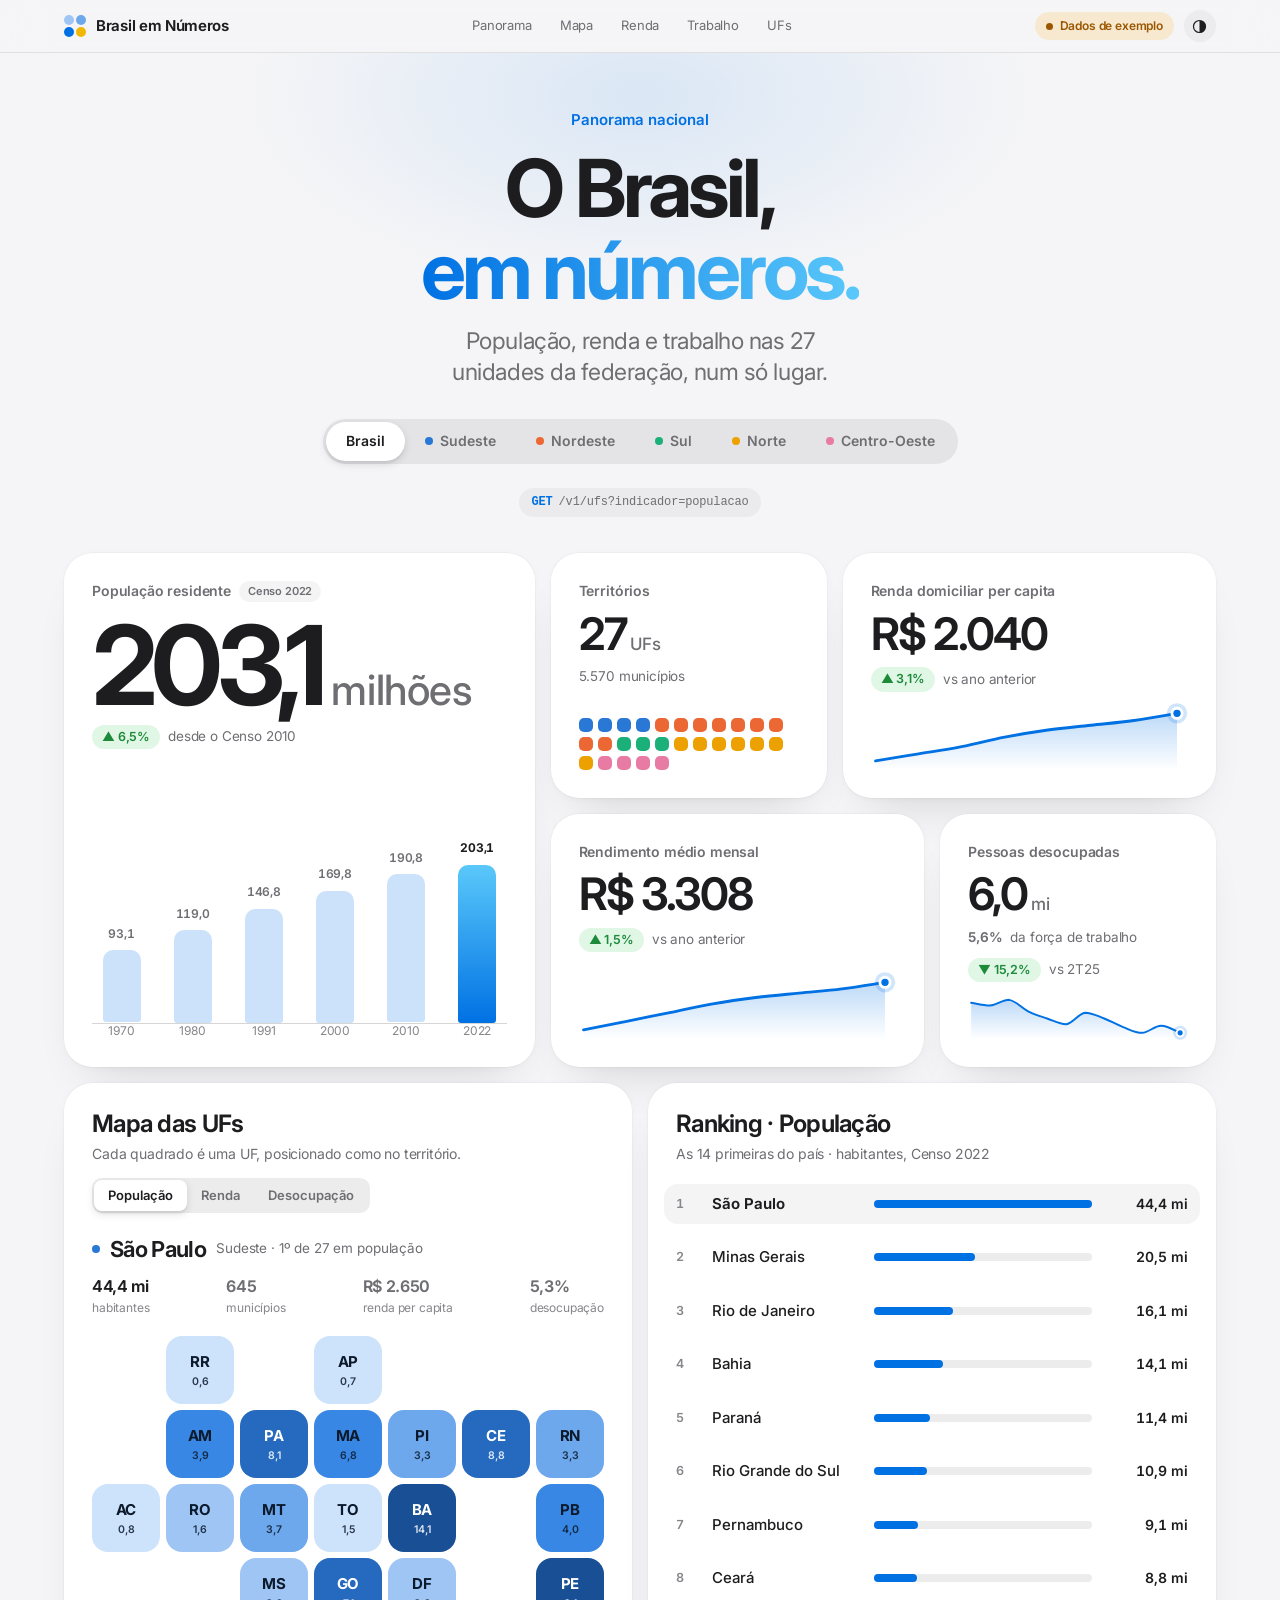
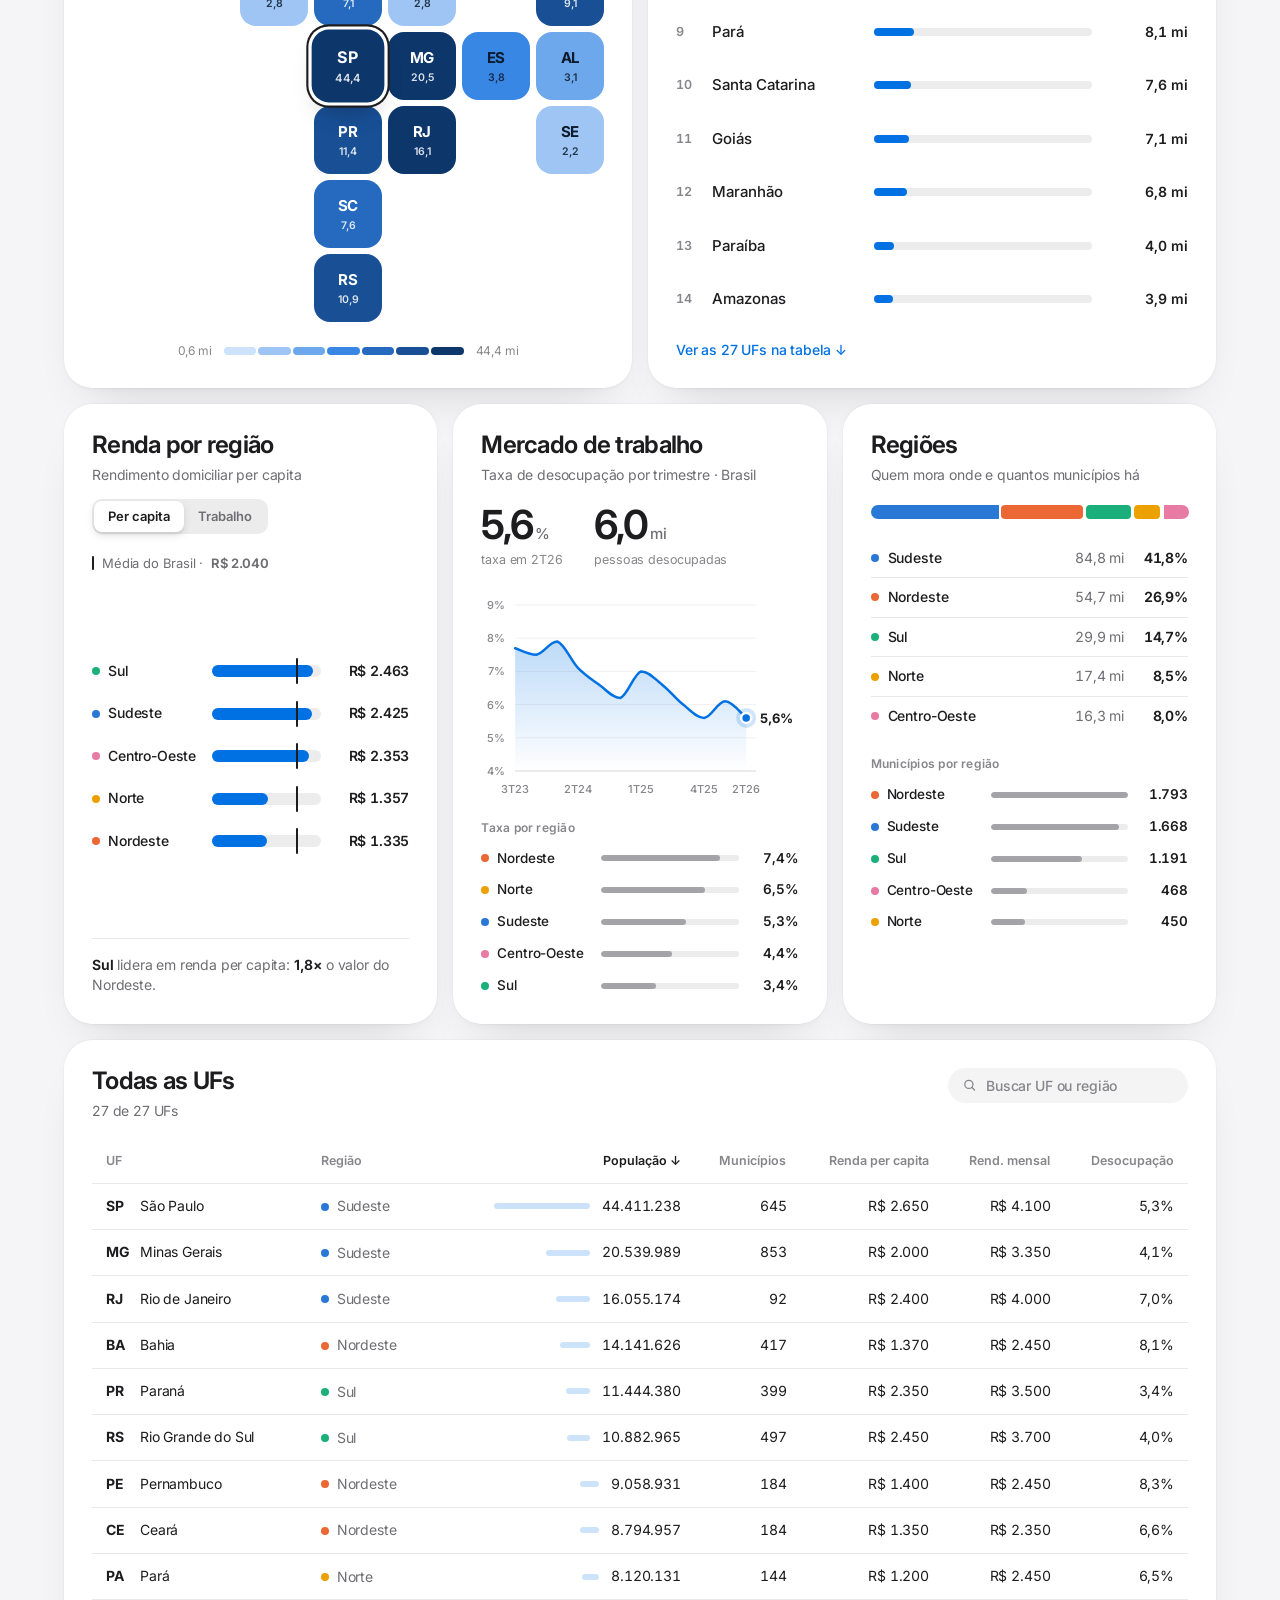
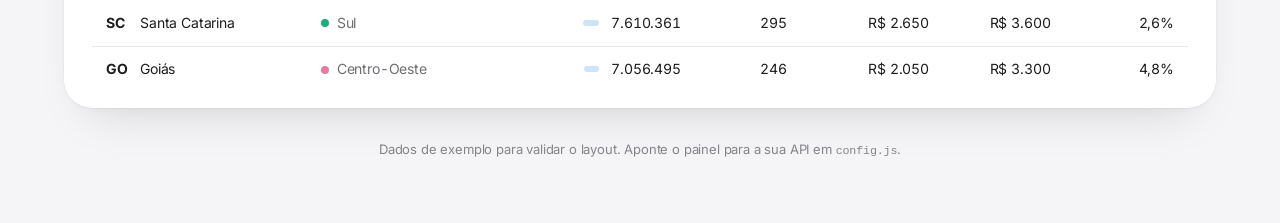
<file: Dash/index.html>
<!doctype html>
<html lang="pt-BR">
<head>
  <meta charset="utf-8">
  <meta name="viewport" content="width=device-width, initial-scale=1, viewport-fit=cover">
  <meta name="color-scheme" content="light dark">
  <title>Brasil em Números</title>
  <link rel="icon" href="data:image/svg+xml,%3Csvg xmlns='http://www.w3.org/2000/svg' viewBox='0 0 32 32'%3E%3Crect x='3' y='3' width='12' height='12' rx='3' fill='%239ec5f4'/%3E%3Crect x='17' y='3' width='12' height='12' rx='3' fill='%236da7ec'/%3E%3Crect x='3' y='17' width='12' height='12' rx='3' fill='%230071e3'/%3E%3Crect x='17' y='17' width='12' height='12' rx='3' fill='%23f2b705'/%3E%3C/svg%3E">
  <script>
    /* Aplica o tema antes de pintar, para não piscar: ?theme=light|dark na URL tem prioridade sobre o salvo. */
    try {
      var t = new URLSearchParams(location.search).get('theme') || localStorage.getItem('bn-theme');
      if (t === 'light' || t === 'dark') document.documentElement.dataset.theme = t;
    } catch (e) {}
  </script>
  <link rel="preconnect" href="https://fonts.googleapis.com">
  <link rel="preconnect" href="https://fonts.gstatic.com" crossorigin>
  <!-- Inter só entra onde não existe a SF Pro (fora de aparelhos Apple). -->
  <link rel="stylesheet" href="https://fonts.googleapis.com/css2?family=Inter:wght@400;500;600;700&display=swap">
  <link rel="stylesheet" href="style.css">
</head>
<body>
  <a class="skip" href="#conteudo">Pular para o conteúdo</a>

  <header class="nav">
    <div class="nav-in">
      <a class="brand" href="#topo" aria-label="Brasil em Números, início">
        <span class="mark" aria-hidden="true"><i></i><i></i><i></i><i></i></span>
        Brasil em Números
      </a>
      <nav class="nav-links" aria-label="Seções">
        <a href="#panorama">Panorama</a>
        <a href="#mapa">Mapa</a>
        <a href="#renda">Renda</a>
        <a href="#trabalho">Trabalho</a>
        <a href="#tabela">UFs</a>
      </nav>
      <div class="nav-right">
        <span class="status" id="status" data-state="loading" role="status"><i></i><span>Carregando…</span></span>
        <button class="icon-btn" id="themeBtn" type="button" aria-label="Alternar entre tema claro e escuro">
          <svg viewBox="0 0 24 24" aria-hidden="true"><circle cx="12" cy="12" r="8.5"/><path d="M12 3.5v17a8.5 8.5 0 0 0 0-17z" class="fill"/></svg>
        </button>
      </div>
    </div>
  </header>

  <main id="conteudo">
    <section class="hero" id="topo">
      <p class="eyebrow">Panorama nacional</p>
      <h1>O Brasil,<br><span class="grad">em números.</span></h1>
      <p class="lede">População, renda e trabalho nas 27 unidades da federação, num só lugar.</p>
      <div class="hero-ctl">
        <div class="seg-scroll">
          <div class="seg seg-lg" id="regSeg" role="group" aria-label="Filtrar por região">
            <span class="thumb" aria-hidden="true"></span>
            <button type="button" data-reg="all" aria-pressed="true">Brasil</button>
            <button type="button" data-reg="SE" aria-pressed="false"><i class="dot" style="background:var(--c1)"></i>Sudeste</button>
            <button type="button" data-reg="NE" aria-pressed="false"><i class="dot" style="background:var(--c2)"></i>Nordeste</button>
            <button type="button" data-reg="S" aria-pressed="false"><i class="dot" style="background:var(--c3)"></i>Sul</button>
            <button type="button" data-reg="N" aria-pressed="false"><i class="dot" style="background:var(--c4)"></i>Norte</button>
            <button type="button" data-reg="CO" aria-pressed="false"><i class="dot" style="background:var(--c5)"></i>Centro-Oeste</button>
          </div>
        </div>
        <code class="req" id="req" title="Requisição equivalente à visão atual"></code>
      </div>
    </section>

    <div class="wrap">
      <div class="erro" id="erro" hidden role="alert">
        <h2>Não foi possível carregar os dados</h2>
        <p id="erroMsg"></p>
        <button type="button" class="btn" id="retry">Tentar novamente</button>
        <p class="dica">Confira o <code>apiBase</code> em <code>config.js</code> e se a API liberou CORS para esta origem.</p>
      </div>

      <div class="bento is-loading" id="bento" aria-busy="true">
        <article class="card kpi c-pop" id="cPop" style="--i:0" aria-label="População"></article>
        <article class="card kpi c-terr" id="cTerr" style="--i:1" aria-label="Territórios"></article>
        <article class="card kpi c-rpc" id="cRpc" style="--i:2" aria-label="Renda domiciliar per capita"></article>
        <article class="card kpi c-rmt" id="cRmt" style="--i:3" aria-label="Rendimento médio mensal"></article>
        <article class="card kpi c-des" id="cDes" style="--i:4" aria-label="Pessoas desocupadas"></article>

        <article class="card c-map" id="mapa" style="--i:5">
          <header class="card-h">
            <div><h2>Mapa das UFs</h2><p>Cada quadrado é uma UF, posicionado como no território.</p></div>
            <div class="seg" id="metricSeg" role="group" aria-label="Indicador do mapa">
              <span class="thumb" aria-hidden="true"></span>
              <button type="button" data-metric="pop" aria-pressed="true">População</button>
              <button type="button" data-metric="rpc" aria-pressed="false">Renda</button>
              <button type="button" data-metric="tx" aria-pressed="false">Desocupação</button>
            </div>
          </header>
          <div class="detail" id="detail" aria-live="polite"></div>
          <div class="tiles" id="tiles"></div>
          <div class="ramp" id="ramp"></div>
        </article>

        <article class="card c-rank" style="--i:6">
          <header class="card-h">
            <div><h2 id="rankTitle">Ranking das UFs</h2><p id="rankSub"></p></div>
          </header>
          <div class="rank" id="rank"></div>
          <a class="more" href="#tabela">Ver as 27 UFs na tabela ↓</a>
        </article>

        <article class="card c-renda" id="renda" style="--i:7">
          <header class="card-h">
            <div><h2>Renda por região</h2><p id="rendaSub"></p></div>
            <div class="seg" id="rendaSeg" role="group" aria-label="Tipo de renda">
              <span class="thumb" aria-hidden="true"></span>
              <button type="button" data-rmode="rpc" aria-pressed="true">Per capita</button>
              <button type="button" data-rmode="rmt" aria-pressed="false">Trabalho</button>
            </div>
          </header>
          <div class="legend-ref" id="rendaRef"></div>
          <div class="irows" id="irows"></div>
          <p class="insight" id="insight"></p>
        </article>

        <article class="card c-trab" id="trabalho" style="--i:8">
          <header class="card-h">
            <div><h2>Mercado de trabalho</h2><p>Taxa de desocupação por trimestre · Brasil</p></div>
          </header>
          <div class="big" id="bigTrab"></div>
          <div id="trend" role="img" aria-label="Taxa de desocupação ao longo dos trimestres"></div>
          <div class="mini" id="mini"></div>
        </article>

        <article class="card c-reg" id="populacao" style="--i:9">
          <header class="card-h">
            <div><h2>Regiões</h2><p>Quem mora onde e quantos municípios há</p></div>
          </header>
          <div class="stack" id="stack"></div>
          <div class="leg" id="leg"></div>
          <div class="mini" id="munis"></div>
        </article>

        <section class="card c-tbl" id="tabela" style="--i:10">
          <header class="card-h">
            <div><h2>Todas as UFs</h2><p id="tblCount"></p></div>
            <label class="search">
              <svg viewBox="0 0 24 24" aria-hidden="true"><circle cx="11" cy="11" r="6.5"/><path d="M20 20l-4-4"/></svg>
              <input id="q" type="search" placeholder="Buscar UF ou região" aria-label="Buscar UF ou região" autocomplete="off">
            </label>
          </header>
          <div class="tw"><table id="tbl"></table></div>
        </section>
      </div>
    </div>
  </main>

  <footer class="foot" id="foot">
    <p id="note">Dados de exemplo para validar o layout. Aponte o painel para a sua API em <code>config.js</code>.</p>
  </footer>

  <div class="tip" id="tip" hidden></div>

  <script src="config.js"></script>
  <script src="mock-data.js"></script>
  <script src="data.js"></script>
  <script src="app.js"></script>
</body>
</html>
</file>
<file: Dash/style.css>
/* Brasil em Números — estilos
   1 Tokens (cores/tema)  2 Base  3 Navegação  4 Hero  5 Grade e cartões
   6 Indicadores  7 Controles  8 Gráficos  9 Tabela  10 Estados  11 Responsivo */

/* ============ 1. TOKENS ============ */
:root {
  --font: "SF Pro Display", "SF Pro Text", -apple-system, BlinkMacSystemFont, "Inter", "Segoe UI Variable Display", "Segoe UI", system-ui, sans-serif;
  --mono: ui-monospace, "SF Mono", "Cascadia Code", Consolas, monospace;
  color-scheme: light;

  --bg: #f5f5f7;
  --card: #ffffff;
  --fill: rgba(120, 120, 128, .14);
  --fill-2: rgba(120, 120, 128, .08);
  --seg-thumb: #ffffff;

  --ink: #1d1d1f;
  --ink-2: #6e6e73;
  --ink-3: #86868b;
  --line: rgba(0, 0, 0, .09);
  --grid: rgba(0, 0, 0, .06);
  --axis: rgba(0, 0, 0, .16);

  --accent: #0071e3;
  --accent-soft: rgba(0, 113, 227, .10);
  --bar-mute: rgba(0, 113, 227, .20);
  --grad-a: #0071e3;
  --grad-b: #5ac8fa;

  --good: #1d8a3a;  --good-bg: rgba(52, 199, 89, .15);
  --bad: #d70015;   --bad-bg: rgba(255, 59, 48, .12);
  --warn: #9a5700;  --warn-bg: rgba(255, 159, 10, .16);

  --glass: rgba(245, 245, 247, .72);
  --glow: rgba(0, 113, 227, .11);
  --shadow: 0 0 0 .5px rgba(0, 0, 0, .05), 0 2px 8px rgba(0, 0, 0, .03), 0 26px 50px -26px rgba(0, 0, 0, .16);

  /* rampa sequencial (menor → maior) e cor do texto sobre cada passo */
  --s1: #cde2fb; --s2: #9ec5f4; --s3: #6da7ec; --s4: #3987e5; --s5: #256abf; --s6: #184f95; --s7: #0d366b;
  --on1: #0c1a2b; --on2: #0c1a2b; --on3: #0c1a2b; --on4: #0c1a2b; --on5: #fff; --on6: #fff; --on7: #fff;

  /* regiões (ordem fixa: SE, NE, S, N, CO) */
  --c1: #2a78d6; --c2: #eb6834; --c3: #1baf7a; --c4: #eda100; --c5: #e87ba4;

  --r-card: 28px;
  --gap: 16px;
}
@media (prefers-color-scheme: dark) {
  :root:not([data-theme="light"]) {
    color-scheme: dark;
    --bg: #000000; --card: #1c1c1e;
    --fill: rgba(120, 120, 128, .28); --fill-2: rgba(120, 120, 128, .16); --seg-thumb: #636366;
    --ink: #f5f5f7; --ink-2: #a1a1a6; --ink-3: #8e8e93;
    --line: rgba(255, 255, 255, .10); --grid: rgba(255, 255, 255, .07); --axis: rgba(255, 255, 255, .20);
    --accent: #2997ff; --accent-soft: rgba(41, 151, 255, .16); --bar-mute: rgba(41, 151, 255, .30);
    --grad-a: #2997ff; --grad-b: #64d2ff;
    --good: #30d158; --good-bg: rgba(48, 209, 88, .16);
    --bad: #ff6961;  --bad-bg: rgba(255, 69, 58, .18);
    --warn: #ffb340; --warn-bg: rgba(255, 159, 10, .18);
    --glass: rgba(0, 0, 0, .62); --glow: rgba(41, 151, 255, .22);
    --shadow: 0 0 0 .5px rgba(255, 255, 255, .08), 0 26px 50px -26px rgba(0, 0, 0, .9);
    --s1: #0d366b; --s2: #184f95; --s3: #256abf; --s4: #3987e5; --s5: #6da7ec; --s6: #9ec5f4; --s7: #cde2fb;
    --on1: #fff; --on2: #fff; --on3: #fff; --on4: #08121f; --on5: #08121f; --on6: #08121f; --on7: #08121f;
    --c1: #3987e5; --c2: #d95926; --c3: #199e70; --c4: #c98500; --c5: #d55181;
  }
}
:root[data-theme="dark"] {
  color-scheme: dark;
  --bg: #000000; --card: #1c1c1e;
  --fill: rgba(120, 120, 128, .28); --fill-2: rgba(120, 120, 128, .16); --seg-thumb: #636366;
  --ink: #f5f5f7; --ink-2: #a1a1a6; --ink-3: #8e8e93;
  --line: rgba(255, 255, 255, .10); --grid: rgba(255, 255, 255, .07); --axis: rgba(255, 255, 255, .20);
  --accent: #2997ff; --accent-soft: rgba(41, 151, 255, .16); --bar-mute: rgba(41, 151, 255, .30);
  --grad-a: #2997ff; --grad-b: #64d2ff;
  --good: #30d158; --good-bg: rgba(48, 209, 88, .16);
  --bad: #ff6961;  --bad-bg: rgba(255, 69, 58, .18);
  --warn: #ffb340; --warn-bg: rgba(255, 159, 10, .18);
  --glass: rgba(0, 0, 0, .62); --glow: rgba(41, 151, 255, .22);
  --shadow: 0 0 0 .5px rgba(255, 255, 255, .08), 0 26px 50px -26px rgba(0, 0, 0, .9);
  --s1: #0d366b; --s2: #184f95; --s3: #256abf; --s4: #3987e5; --s5: #6da7ec; --s6: #9ec5f4; --s7: #cde2fb;
  --on1: #fff; --on2: #fff; --on3: #fff; --on4: #08121f; --on5: #08121f; --on6: #08121f; --on7: #08121f;
  --c1: #3987e5; --c2: #d95926; --c3: #199e70; --c4: #c98500; --c5: #d55181;
}

/* ============ 2. BASE ============ */
* { box-sizing: border-box; }
html { scroll-behavior: smooth; scroll-padding-top: 72px; }
body {
  margin: 0;
  background: var(--bg);
  color: var(--ink);
  font: 400 15px/1.47 var(--font);
  letter-spacing: -.011em;
  -webkit-font-smoothing: antialiased;
  -moz-osx-font-smoothing: grayscale;
}
button { font: inherit; color: inherit; }
code { font-family: var(--mono); font-size: .9em; }
b, strong { font-weight: 650; }
:focus-visible { outline: 3px solid color-mix(in srgb, var(--accent) 55%, transparent); outline-offset: 2px; }
.skip { position: absolute; left: -999px; top: 8px; background: var(--card); padding: 8px 14px; border-radius: 10px; z-index: 50; }
.skip:focus { left: 12px; }
.dot { width: 8px; height: 8px; border-radius: 50%; flex: none; display: inline-block; }
.wrap { max-width: 1200px; margin: 0 auto; padding: 0 24px; }

@media (prefers-reduced-motion: reduce) {
  html { scroll-behavior: auto; }
  *, *::before, *::after { animation: none !important; transition: none !important; }
}

/* ============ 3. NAVEGAÇÃO ============ */
.nav {
  position: sticky; top: 0; z-index: 30;
  background: var(--glass);
  -webkit-backdrop-filter: saturate(180%) blur(22px);
  backdrop-filter: saturate(180%) blur(22px);
  border-bottom: .5px solid var(--line);
}
.nav-in { max-width: 1200px; margin: 0 auto; height: 52px; padding: 0 24px; display: flex; align-items: center; gap: 20px; }
.brand { display: flex; align-items: center; gap: 10px; font-weight: 650; font-size: 15px; letter-spacing: -.02em; color: var(--ink); text-decoration: none; white-space: nowrap; }
.mark { width: 22px; height: 22px; display: grid; grid-template: 1fr 1fr / 1fr 1fr; gap: 2px; }
.mark i { border-radius: 5px; background: var(--s3); }
.mark i:nth-child(1) { background: var(--s2); }
.mark i:nth-child(3) { background: var(--accent); }
.mark i:nth-child(4) { background: #f2b705; }
.nav-links { display: flex; gap: 2px; margin: 0 auto; }
.nav-links a { padding: 6px 13px; border-radius: 999px; font-size: 13px; color: var(--ink-2); text-decoration: none; transition: color .2s, background .2s; }
.nav-links a:hover { color: var(--ink); background: var(--fill-2); }
.nav-right { display: flex; align-items: center; gap: 10px; }
.icon-btn { width: 32px; height: 32px; border: 0; border-radius: 50%; background: var(--fill-2); display: grid; place-items: center; cursor: pointer; transition: background .2s; }
.icon-btn:hover { background: var(--fill); }
.icon-btn svg { width: 17px; height: 17px; stroke: var(--ink); stroke-width: 1.7; fill: none; }
.icon-btn svg .fill { fill: var(--ink); stroke: none; }

.status { display: inline-flex; align-items: center; gap: 7px; font-size: 12px; font-weight: 600; padding: 5px 11px; border-radius: 999px; background: var(--fill-2); color: var(--ink-2); white-space: nowrap; }
.status i { width: 7px; height: 7px; border-radius: 50%; background: currentColor; }
.status[data-state="api"] { background: var(--good-bg); color: var(--good); }
.status[data-state="mock"], .status[data-state="fallback"] { background: var(--warn-bg); color: var(--warn); }
.status[data-state="loading"] i { animation: pulse .9s ease-in-out infinite alternate; }
@keyframes pulse { from { opacity: .25; } to { opacity: 1; } }

/* ============ 4. HERO ============ */
.hero { position: relative; text-align: center; padding: 56px 24px 36px; overflow: hidden; }
.hero::before {
  content: ""; position: absolute; left: 50%; top: -30%; width: min(1100px, 130%); height: 110%; transform: translateX(-50%);
  background: radial-gradient(50% 50% at 50% 35%, var(--glow), transparent 72%); pointer-events: none;
}
.hero > * { position: relative; }
.eyebrow { margin: 0 0 16px; font-size: 15px; font-weight: 600; color: var(--accent); letter-spacing: -.01em; }
h1 { margin: 0 auto; font-size: clamp(44px, 6.6vw, 80px); line-height: 1.02; letter-spacing: -.048em; font-weight: 700; text-wrap: balance; }
.grad { background: linear-gradient(90deg, var(--grad-a), var(--grad-b)); -webkit-background-clip: text; background-clip: text; color: transparent; -webkit-text-fill-color: transparent; }
.lede { margin: 16px auto 0; max-width: 34ch; font-size: clamp(18px, 2vw, 23px); line-height: 1.32; color: var(--ink-2); letter-spacing: -.02em; text-wrap: balance; }
.hero-ctl { margin-top: 28px; display: flex; flex-direction: column; align-items: center; gap: 14px; }
.req { font-size: 12px; color: var(--ink-2); background: var(--fill-2); padding: 6px 12px; border-radius: 999px; max-width: 100%; overflow-wrap: anywhere; }
.req b { color: var(--accent); font-weight: 600; margin-right: 6px; }

/* ============ 5. GRADE E CARTÕES ============ */
.bento { display: grid; grid-template-columns: repeat(12, minmax(0, 1fr)); gap: var(--gap); padding-bottom: 24px; }
.card {
  background: var(--card); border-radius: var(--r-card); padding: 28px; box-shadow: var(--shadow);
  display: flex; flex-direction: column; gap: 20px; min-width: 0;
  animation: rise .8s cubic-bezier(.22, 1, .36, 1) both; animation-delay: calc(var(--i, 0) * 50ms);
}
@keyframes rise { from { opacity: 0; transform: translateY(14px); } }
.c-pop { grid-column: span 5; grid-row: span 2; }
.c-terr { grid-column: span 3; }
.c-rpc { grid-column: span 4; }
.c-rmt { grid-column: span 4; }
.c-des { grid-column: span 3; }
.c-map, .c-rank { grid-column: span 6; }
.c-renda, .c-trab, .c-reg { grid-column: span 4; }
.c-tbl { grid-column: span 12; }

.card-h { display: flex; justify-content: space-between; align-items: flex-start; gap: 14px; flex-wrap: wrap; }
.card-h h2 { margin: 0; font-size: 24px; line-height: 1.12; letter-spacing: -.03em; font-weight: 650; }
.card-h p { margin: 6px 0 0; font-size: 14px; line-height: 1.4; color: var(--ink-2); }
.more { align-self: flex-start; font-size: 14px; font-weight: 500; color: var(--accent); text-decoration: none; }
.more:hover { text-decoration: underline; }
.insight { margin: 0; padding-top: 16px; border-top: .5px solid var(--line); font-size: 14px; color: var(--ink-2); }
.insight b { color: var(--ink); }

/* ============ 6. INDICADORES ============ */
.kpi { gap: 10px; }
.lbl { display: flex; align-items: center; gap: 8px; font-size: 14px; font-weight: 600; color: var(--ink-2); }
.tag { font-size: 11px; font-weight: 600; padding: 2px 9px; border-radius: 999px; background: var(--fill-2); color: var(--ink-2); }
.val { font-size: clamp(34px, 3.5vw, 46px); line-height: 1.02; letter-spacing: -.045em; font-weight: 650; white-space: nowrap; }
.hero-num { font-size: clamp(72px, 8.6vw, 112px); line-height: .9; letter-spacing: -.06em; font-weight: 700; margin-top: 4px; }
.val small, .hero-num small { font-size: .38em; font-weight: 500; color: var(--ink-2); letter-spacing: -.01em; margin-left: .25em; }
.sub { font-size: 13.5px; color: var(--ink-2); display: flex; align-items: center; gap: 8px; flex-wrap: wrap; }
.delta { display: inline-flex; align-items: center; gap: 5px; font-size: 12.5px; font-weight: 600; padding: 3px 10px; border-radius: 999px; }
.delta.good { color: var(--good); background: var(--good-bg); }
.delta.bad { color: var(--bad); background: var(--bad-bg); }
.spark { display: block; width: 100%; height: auto; max-height: 68px; margin-top: auto; overflow: visible; }
.uf-dots { display: flex; flex-wrap: wrap; gap: 5px; margin-top: auto; padding-top: 6px; }
.uf-dots i { width: 14px; height: 14px; border-radius: 5px; transition: opacity .25s; }
.uf-dots i.is-dim { opacity: .18; }

/* colunas dos Censos (dentro do cartão de população) */
.cols { display: flex; align-items: flex-end; justify-content: space-between; gap: 12px; height: 210px; margin-top: auto; border-bottom: 1px solid var(--axis); }
.col { flex: 1; min-width: 0; display: flex; flex-direction: column; align-items: center; justify-content: flex-end; gap: 8px; height: 100%; }
.col span { font-size: 12px; font-weight: 600; color: var(--ink-2); font-variant-numeric: tabular-nums; }
.col i { display: block; width: min(38px, 78%); border-radius: 10px 10px 3px 3px; background: var(--bar-mute); transform-origin: bottom; animation: growY .9s cubic-bezier(.22, 1, .36, 1) both; }
.col.last span { color: var(--ink); font-weight: 700; }
.col.last i { background: linear-gradient(180deg, var(--grad-b), var(--grad-a)); }
.years { display: flex; justify-content: space-between; gap: 12px; margin-top: -12px; font-size: 12px; color: var(--ink-3); }
.years span { flex: 1; text-align: center; }
@keyframes growY { from { transform: scaleY(0); } }
@keyframes growX { from { transform: scaleX(0); } }

/* ============ 7. CONTROLES ============ */
.seg { position: relative; display: inline-flex; padding: 2px; background: var(--fill); border-radius: 10px; }
.seg-lg { border-radius: 999px; padding: 3px; }
.seg .thumb {
  position: absolute; top: 2px; bottom: 2px; left: 0; width: 0; border-radius: 8px; background: var(--seg-thumb);
  box-shadow: 0 3px 8px rgba(0, 0, 0, .12), 0 3px 1px rgba(0, 0, 0, .04);
}
.seg.ready .thumb { transition: transform .38s cubic-bezier(.32, .72, 0, 1), width .38s cubic-bezier(.32, .72, 0, 1); }
.seg-lg .thumb { top: 3px; bottom: 3px; border-radius: 999px; }
.seg button { position: relative; z-index: 1; display: inline-flex; align-items: center; gap: 7px; background: none; border: 0; padding: 6px 14px; border-radius: 8px; font-size: 13px; font-weight: 600; color: var(--ink-2); cursor: pointer; white-space: nowrap; transition: color .2s; }
.seg-lg button { padding: 9px 20px; font-size: 14px; border-radius: 999px; }
.seg button:hover { color: var(--ink); }
.seg button[aria-pressed="true"] { color: var(--ink); }
.seg-scroll { max-width: 100%; overflow-x: auto; padding: 4px 6px 10px; scrollbar-width: none; }
.seg-scroll::-webkit-scrollbar { display: none; }

.btn { border: 0; background: var(--accent); color: #fff; font-weight: 600; padding: 10px 20px; border-radius: 999px; cursor: pointer; }
.btn:hover { filter: brightness(1.08); }

/* ============ 8. GRÁFICOS ============ */
/* mapa */
.detail { display: flex; flex-direction: column; gap: 10px; min-height: 76px; }
.detail-name { display: flex; align-items: center; gap: 10px; font-size: 22px; letter-spacing: -.03em; font-weight: 650; flex-wrap: wrap; }
.detail-name .r { font-size: 13.5px; font-weight: 400; letter-spacing: -.01em; color: var(--ink-2); }
.detail-stats { display: grid; grid-template-columns: repeat(4, auto); justify-content: space-between; gap: 12px; }
.detail-stats div { display: flex; flex-direction: column; font-size: 12px; color: var(--ink-3); }
.detail-stats b { font-size: 16px; letter-spacing: -.02em; color: var(--ink-2); }
.detail-stats .on b { color: var(--ink); }
.tiles { display: grid; grid-template-columns: repeat(7, minmax(0, 1fr)); gap: 6px; width: 100%; max-width: 560px; margin: 0 auto; }
.tile {
  aspect-ratio: 1; border: 0; border-radius: 16px; padding: 0; cursor: pointer;
  display: flex; flex-direction: column; align-items: center; justify-content: center; gap: 1px;
  transition: transform .25s cubic-bezier(.22, 1, .36, 1), box-shadow .25s, opacity .25s;
}
.tile b { font-size: 15px; letter-spacing: -.01em; font-weight: 700; }
.tile small { font-size: 10.5px; font-weight: 600; opacity: .85; }
.t0 { background: var(--s1); color: var(--on1); } .t1 { background: var(--s2); color: var(--on2); } .t2 { background: var(--s3); color: var(--on3); }
.t3 { background: var(--s4); color: var(--on4); } .t4 { background: var(--s5); color: var(--on5); } .t5 { background: var(--s6); color: var(--on6); } .t6 { background: var(--s7); color: var(--on7); }
.tile.is-dim { opacity: .18; }
.tile.is-focus { transform: scale(1.07); box-shadow: 0 0 0 3px var(--card), 0 0 0 5px var(--ink), 0 14px 24px -10px rgba(0, 0, 0, .35); opacity: 1; position: relative; z-index: 1; }
.ramp { display: flex; align-items: center; justify-content: center; gap: 12px; font-size: 12px; color: var(--ink-3); }
.ramp .sw { display: flex; gap: 2px; flex: 1; max-width: 240px; }
.ramp .sw i { flex: 1; height: 8px; border-radius: 4px; }

/* ranking */
.rank { display: flex; flex-direction: column; justify-content: space-between; gap: 2px; flex: 1; }
.rank.short { justify-content: flex-start; gap: 8px; }
.rk {
  display: grid; grid-template-columns: 24px minmax(90px, 150px) minmax(0, 1fr) 84px; align-items: center; gap: 12px;
  width: calc(100% + 24px); margin: 0 -12px; padding: 9px 12px; border: 0; border-radius: 14px; background: none; text-align: left; cursor: pointer;
  transition: background .2s;
}
.rk.is-focus { background: var(--fill-2); }
.rk-n { font-size: 12.5px; font-weight: 600; color: var(--ink-3); font-variant-numeric: tabular-nums; }
.rk-name { font-weight: 500; white-space: nowrap; overflow: hidden; text-overflow: ellipsis; }
.rk.is-focus .rk-name { font-weight: 650; }
.rk-track, .ir-track { position: relative; height: 8px; border-radius: 999px; background: var(--fill); }
.rk-track i, .ir-track .bar { display: block; height: 100%; border-radius: 999px; background: var(--accent); transform-origin: left; animation: growX .9s cubic-bezier(.22, 1, .36, 1) both; }
.rk-val { text-align: right; font-weight: 600; font-variant-numeric: tabular-nums; font-size: 14px; }

/* renda por região */
.legend-ref { display: flex; align-items: center; gap: 8px; font-size: 13px; color: var(--ink-2); }
.legend-ref u { display: inline-block; width: 2px; height: 14px; border-radius: 2px; background: var(--ink); }
.irows { display: grid; gap: 22px; padding: 6px 0 4px; flex: 1; align-content: center; }
.ir { display: grid; grid-template-columns: 108px minmax(0, 1fr) 76px; align-items: center; gap: 12px; transition: opacity .25s; }
.ir.is-dim, .mr.is-dim, .lg.is-dim { opacity: .3; }
.ir-name { display: flex; align-items: center; gap: 8px; font-weight: 500; font-size: 14px; }
.ir-track { height: 12px; }
.ir-track .ref { position: absolute; top: -7px; bottom: -7px; width: 2px; border-radius: 2px; background: var(--ink); }
.ir-val { text-align: right; font-weight: 600; font-variant-numeric: tabular-nums; font-size: 14px; }

/* mercado de trabalho */
.big { display: flex; gap: 32px; flex-wrap: wrap; }
.big div { display: flex; flex-direction: column; }
.big .n { font-size: 40px; line-height: 1; letter-spacing: -.045em; font-weight: 650; }
.big .n small { font-size: 15px; font-weight: 500; color: var(--ink-2); letter-spacing: 0; margin-left: 3px; }
.big .l { font-size: 12.5px; color: var(--ink-3); margin-top: 6px; }
#trend { width: 100%; height: 210px; position: relative; }
#trend svg { display: block; width: 100%; height: 210px; overflow: visible; }
svg .gl { stroke: var(--grid); stroke-width: 1; }
svg .ax { stroke: var(--axis); stroke-width: 1; }
svg .tx { fill: var(--ink-3); font: 500 11px var(--font); }
svg .tx-end { fill: var(--ink); font: 700 13px var(--font); }
svg .ln { fill: none; stroke: var(--accent); stroke-width: 2.5; stroke-linejoin: round; stroke-linecap: round; }
svg .dt { fill: var(--accent); stroke: var(--card); stroke-width: 2.5; }
svg .halo { fill: var(--accent); opacity: .18; }
svg .xh { stroke: var(--ink-3); stroke-width: 1; }
.mini { display: grid; gap: 12px; }
.mini-h { font-size: 12px; font-weight: 600; color: var(--ink-3); letter-spacing: .02em; }
.mr { display: grid; grid-template-columns: 108px minmax(0, 1fr) 48px; align-items: center; gap: 12px; font-size: 13.5px; transition: opacity .25s; }
.mr .nm { display: flex; align-items: center; gap: 8px; font-weight: 500; }
.mr .tr { height: 6px; border-radius: 999px; background: var(--fill); overflow: hidden; }
.mr .tr i { display: block; height: 100%; border-radius: 999px; background: var(--ink-3); opacity: .7; transform-origin: left; animation: growX .9s cubic-bezier(.22, 1, .36, 1) both; }
.mr b { text-align: right; font-variant-numeric: tabular-nums; font-weight: 600; }

/* regiões */
.stack { display: flex; gap: 3px; height: 14px; }
.stack i { display: block; height: 100%; min-width: 4px; border-radius: 4px; transition: opacity .25s; transform-origin: left; animation: growX .9s cubic-bezier(.22, 1, .36, 1) both; }
.stack i:first-child { border-radius: 999px 4px 4px 999px; }
.stack i:last-child { border-radius: 4px 999px 999px 4px; }
.leg { display: grid; }
.lg { display: grid; grid-template-columns: minmax(0, 1fr) auto 52px; gap: 12px; align-items: center; padding: 9px 0; font-size: 14px; border-bottom: .5px solid var(--line); transition: opacity .25s; }
.lg:last-child { border-bottom: 0; }
.lg .nm { display: flex; align-items: center; gap: 9px; font-weight: 500; }
.lg .v { color: var(--ink-2); font-variant-numeric: tabular-nums; }
.lg b { text-align: right; font-variant-numeric: tabular-nums; }

/* ============ 9. TABELA ============ */
.search { position: relative; }
.search input { font: 500 14px var(--font); color: var(--ink); background: var(--fill-2); border: 0; border-radius: 999px; padding: 9px 16px 9px 38px; width: 240px; max-width: 100%; letter-spacing: -.01em; }
.search input::placeholder { color: var(--ink-3); }
.search input:focus-visible { background: var(--fill); outline-offset: 0; }
.search svg { position: absolute; left: 14px; top: 50%; transform: translateY(-50%); width: 15px; height: 15px; stroke: var(--ink-3); fill: none; stroke-width: 2; stroke-linecap: round; }
.tw { overflow: auto; max-height: 540px; margin: 0 -12px; padding: 0 12px; }
table { border-collapse: collapse; width: 100%; min-width: 780px; font-size: 14px; }
th { position: sticky; top: 0; z-index: 1; background: var(--card); text-align: right; padding: 0; font-size: 12.5px; font-weight: 600; color: var(--ink-3); border-bottom: .5px solid var(--line); white-space: nowrap; }
th:first-child, th:nth-child(2) { text-align: left; }
th button { background: none; border: 0; cursor: pointer; font: inherit; color: inherit; padding: 12px 14px; width: 100%; text-align: inherit; }
th button:hover, th[aria-sort] button { color: var(--ink); }
th[aria-sort="ascending"] button::after { content: " ↑"; }
th[aria-sort="descending"] button::after { content: " ↓"; }
td { padding: 12px 14px; border-top: .5px solid var(--line); text-align: right; font-variant-numeric: tabular-nums; }
tbody tr:first-child td { border-top: 0; }
td:first-child, td:nth-child(2) { text-align: left; }
tbody tr { transition: background .15s; }
tbody tr:hover td { background: var(--fill-2); }
tbody tr:hover td:first-child { border-radius: 12px 0 0 12px; }
tbody tr:hover td:last-child { border-radius: 0 12px 12px 0; }
td .uf { display: inline-block; width: 34px; font-weight: 700; letter-spacing: -.01em; }
td .pb { display: flex; align-items: center; justify-content: flex-end; gap: 12px; }
td .pb i { display: block; height: 6px; border-radius: 999px; background: var(--bar-mute); min-width: 2px; }
td .r { display: inline-flex; align-items: center; gap: 8px; color: var(--ink-2); }
.empty { padding: 32px; text-align: center; color: var(--ink-3); }

/* ============ 10. ESTADOS ============ */
.tip {
  position: fixed; z-index: 60; pointer-events: none; max-width: 260px; padding: 9px 13px; border-radius: 12px;
  background: rgba(29, 29, 31, .86); color: #f5f5f7; font-size: 12.5px; line-height: 1.4;
  -webkit-backdrop-filter: blur(14px) saturate(160%); backdrop-filter: blur(14px) saturate(160%);
  box-shadow: 0 10px 30px rgba(0, 0, 0, .28);
}
.tip b { font-weight: 650; }
.erro { margin: 8px auto 24px; max-width: 560px; background: var(--card); border-radius: var(--r-card); padding: 32px; text-align: center; box-shadow: var(--shadow); }
.erro h2 { margin: 0 0 8px; font-size: 22px; letter-spacing: -.03em; }
.erro p { margin: 0 0 16px; color: var(--ink-2); }
.erro .dica { font-size: 13px; color: var(--ink-3); margin: 16px 0 0; }
.is-loading .card { min-height: 190px; background-image: linear-gradient(100deg, transparent 30%, var(--fill-2) 50%, transparent 70%); background-size: 200% 100%; animation: shimmer 1.4s linear infinite; }
@keyframes shimmer { from { background-position: 100% 0; } to { background-position: -100% 0; } }
.foot { max-width: 1200px; margin: 0 auto; padding: 8px 24px 64px; font-size: 13px; color: var(--ink-3); text-align: center; }
.foot p { margin: 0; }

/* ============ 11. RESPONSIVO ============ */
@media (max-width: 1080px) {
  .c-pop { grid-column: span 12; grid-row: auto; }
  .c-terr, .c-rpc, .c-rmt, .c-des { grid-column: span 6; }
  .c-map, .c-rank { grid-column: span 12; }
  .c-renda, .c-trab { grid-column: span 6; }
  .c-reg { grid-column: span 12; }
  .nav-links { display: none; }
  .nav-right { margin-left: auto; }
}
@media (max-width: 720px) {
  .wrap, .nav-in { padding-left: 16px; padding-right: 16px; }
  .hero { padding: 48px 16px 28px; }
  .card { padding: 22px 18px; border-radius: 24px; }
  .c-terr, .c-rpc, .c-rmt, .c-des, .c-renda, .c-trab { grid-column: span 12; }
  .status span { display: none; }
  .status { padding: 8px; }
  .tile small { display: none; }
  .tile b { font-size: 13px; }
  .tile { border-radius: 12px; }
  .detail-stats { grid-template-columns: repeat(2, auto); justify-content: start; gap: 10px 32px; }
  .rk { grid-template-columns: 20px minmax(70px, 110px) minmax(0, 1fr) 68px; gap: 8px; }
  .ir { grid-template-columns: 96px minmax(0, 1fr) 68px; gap: 8px; }
  .mr { grid-template-columns: 96px minmax(0, 1fr) 44px; gap: 8px; }
  .search { flex: 1; }
  .search input { width: 100%; }
  .cols { height: 150px; gap: 6px; }
}
</file>
